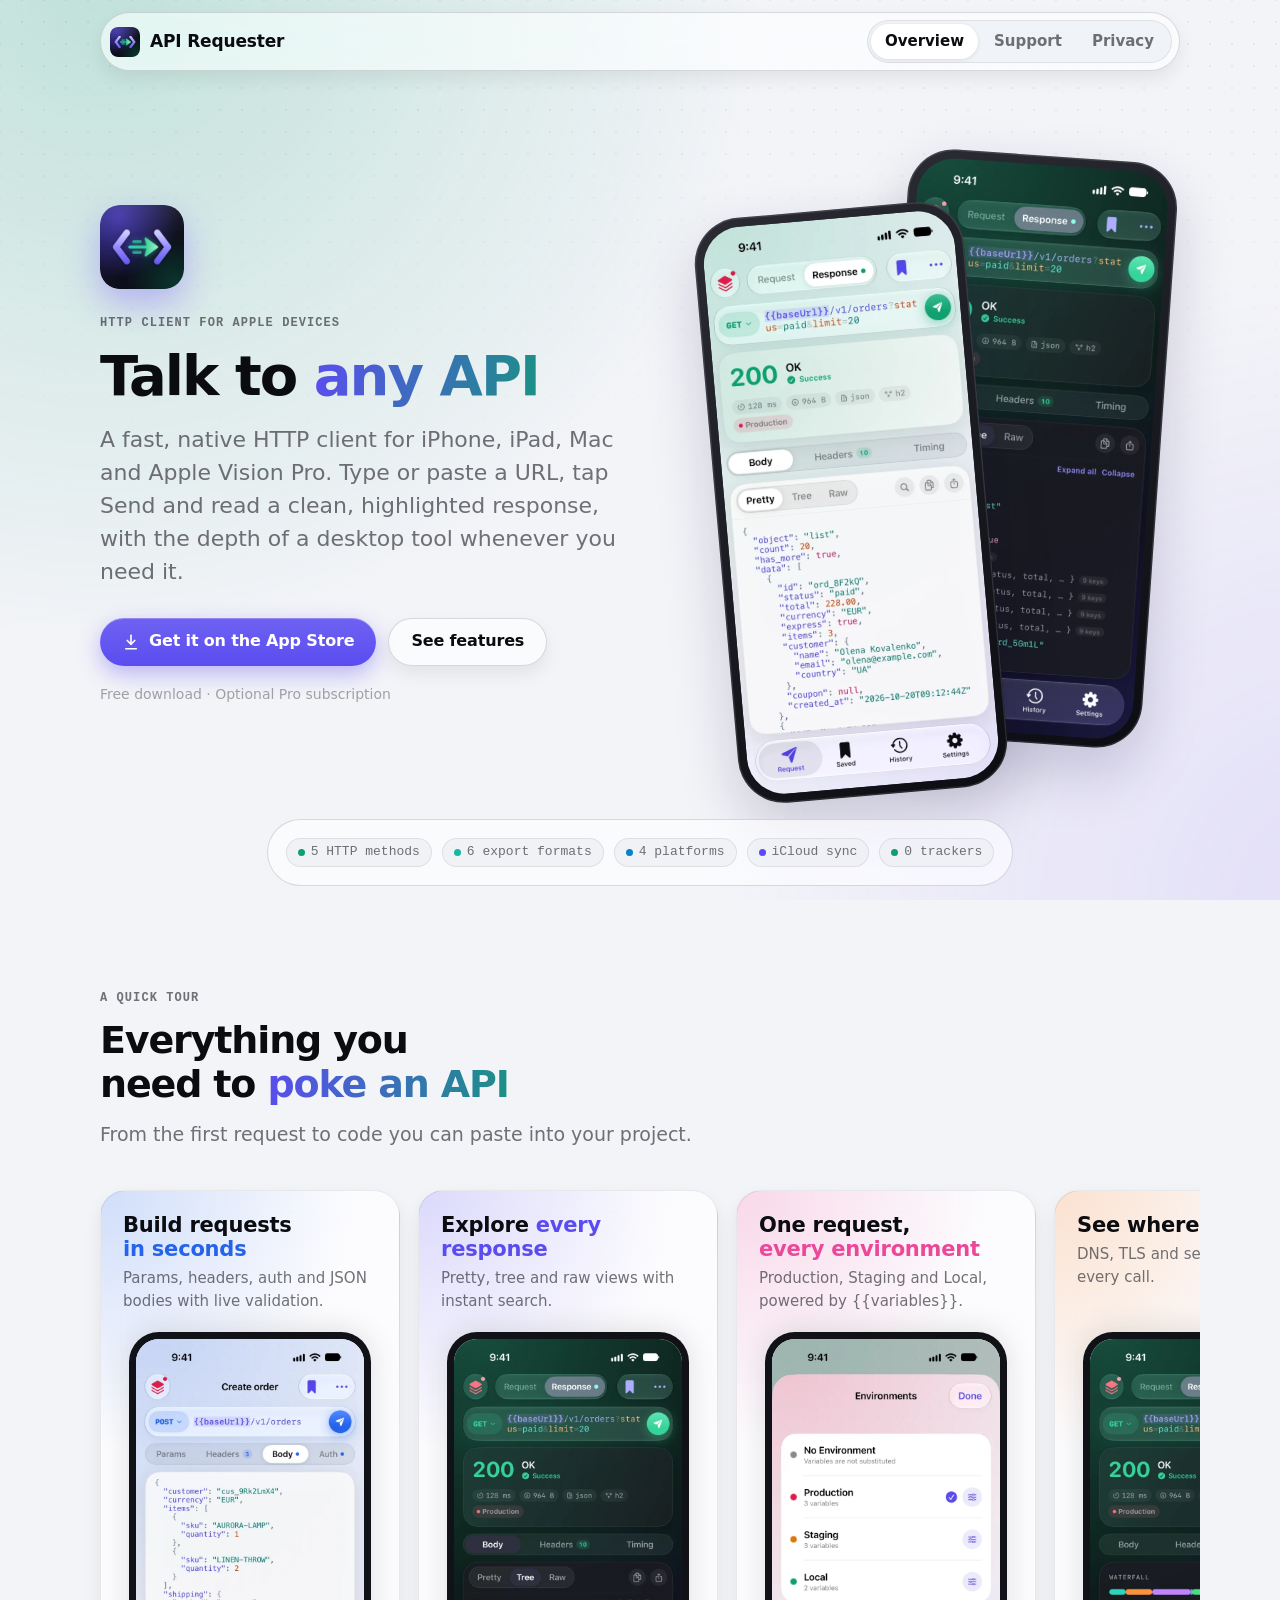
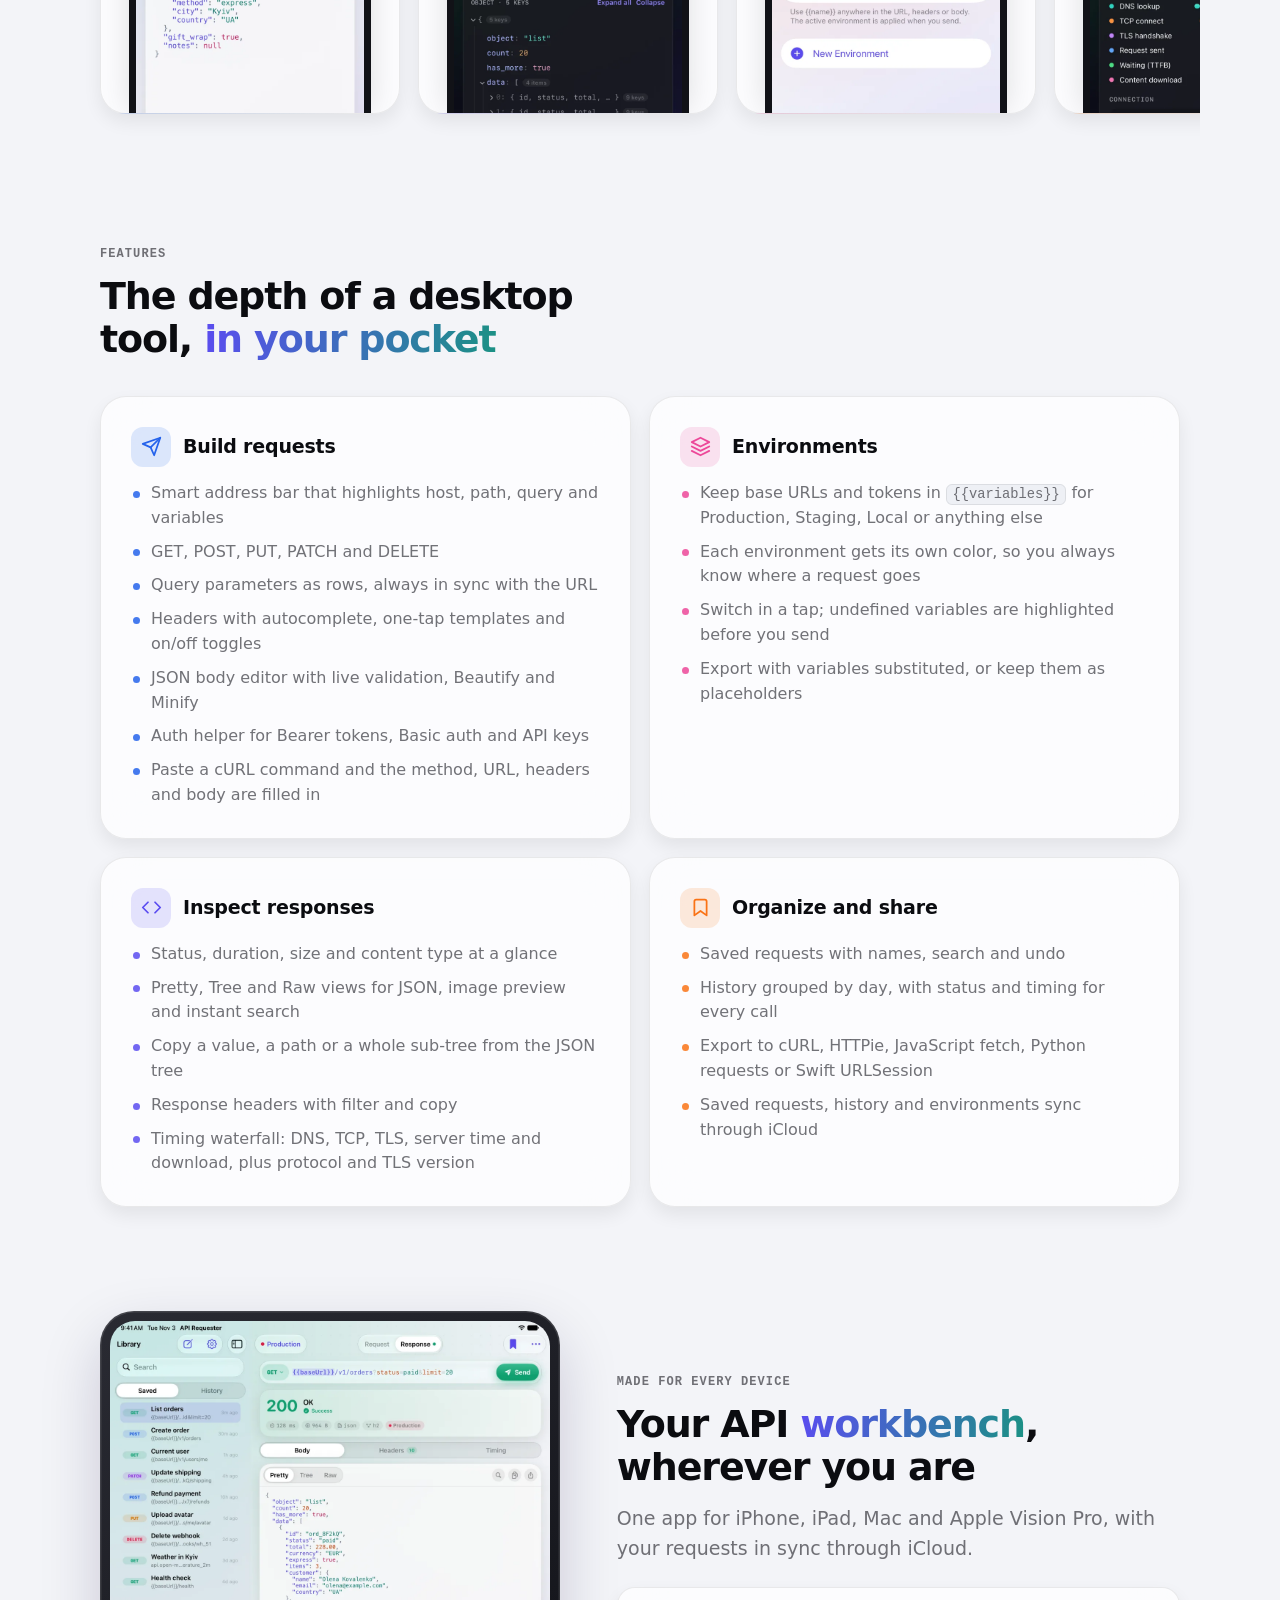
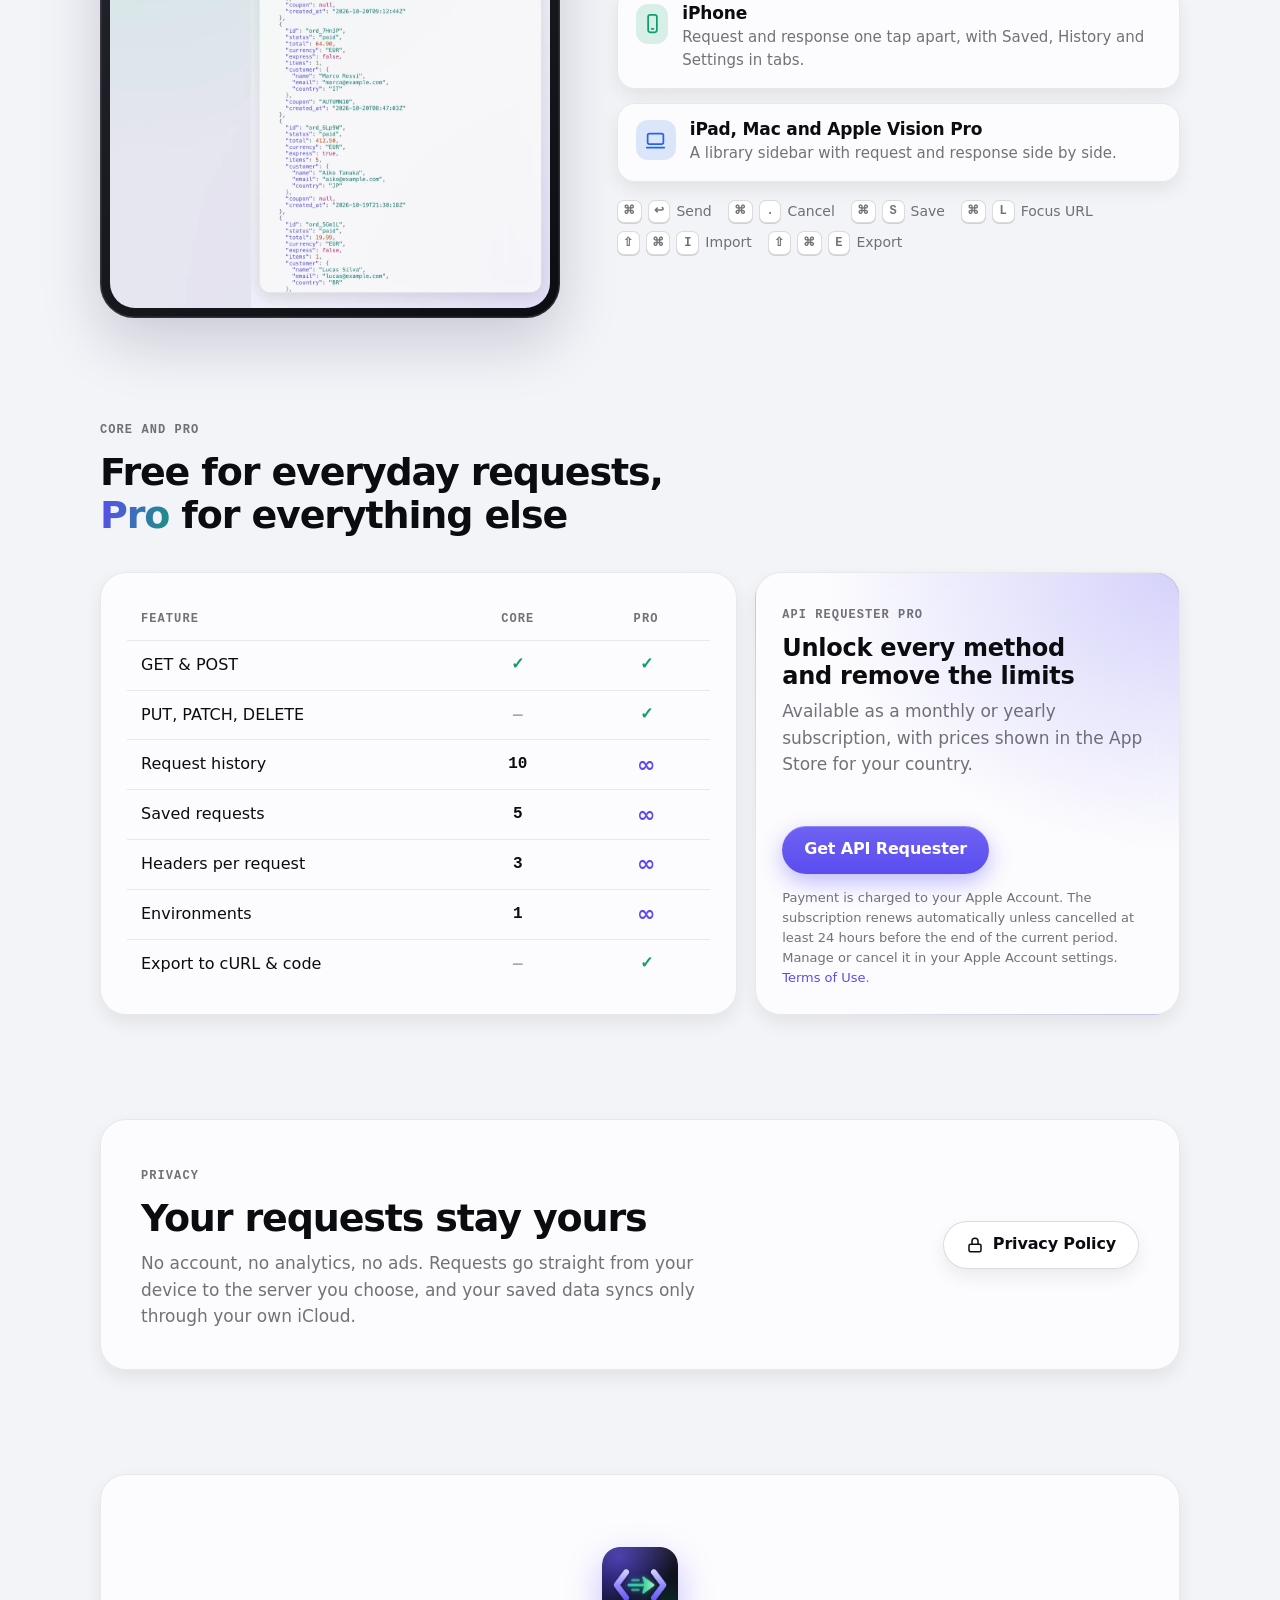
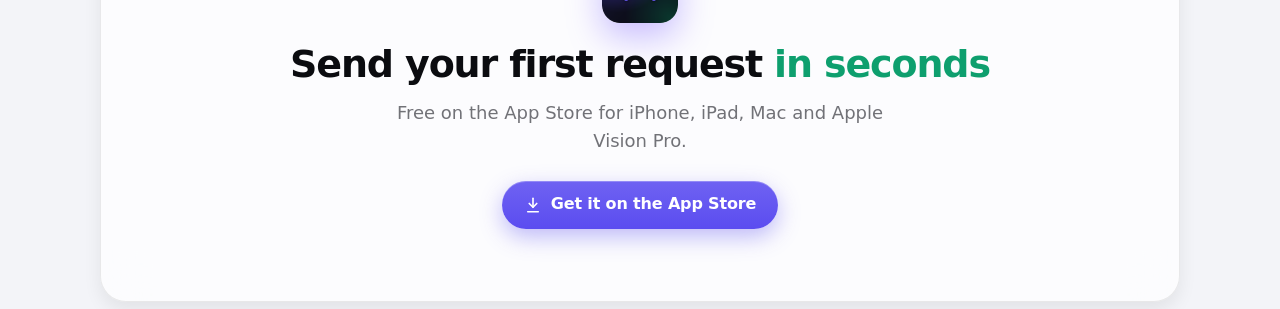
<file: index.html>
<!DOCTYPE html>
<html lang="en">
<head>
  <meta charset="utf-8">
  <meta name="viewport" content="width=device-width, initial-scale=1">
  <title>API Requester</title>
  <meta http-equiv="refresh" content="0; url=marketing.html">
  <link rel="canonical" href="https://vybgss.github.io/api-requester-docs/marketing.html">
  <link rel="icon" href="favicon.ico" sizes="48x48">
  <link rel="icon" href="assets/favicon-32.png" type="image/png" sizes="32x32">
  <link rel="apple-touch-icon" href="assets/apple-touch-icon.png">
  <link rel="stylesheet" href="assets/site.css">
</head>
<body>
  <main class="wrap" style="padding-top: 80px">
    <p><a href="marketing.html">Continue to API Requester</a></p>
  </main>
</body>
</html>
</file>
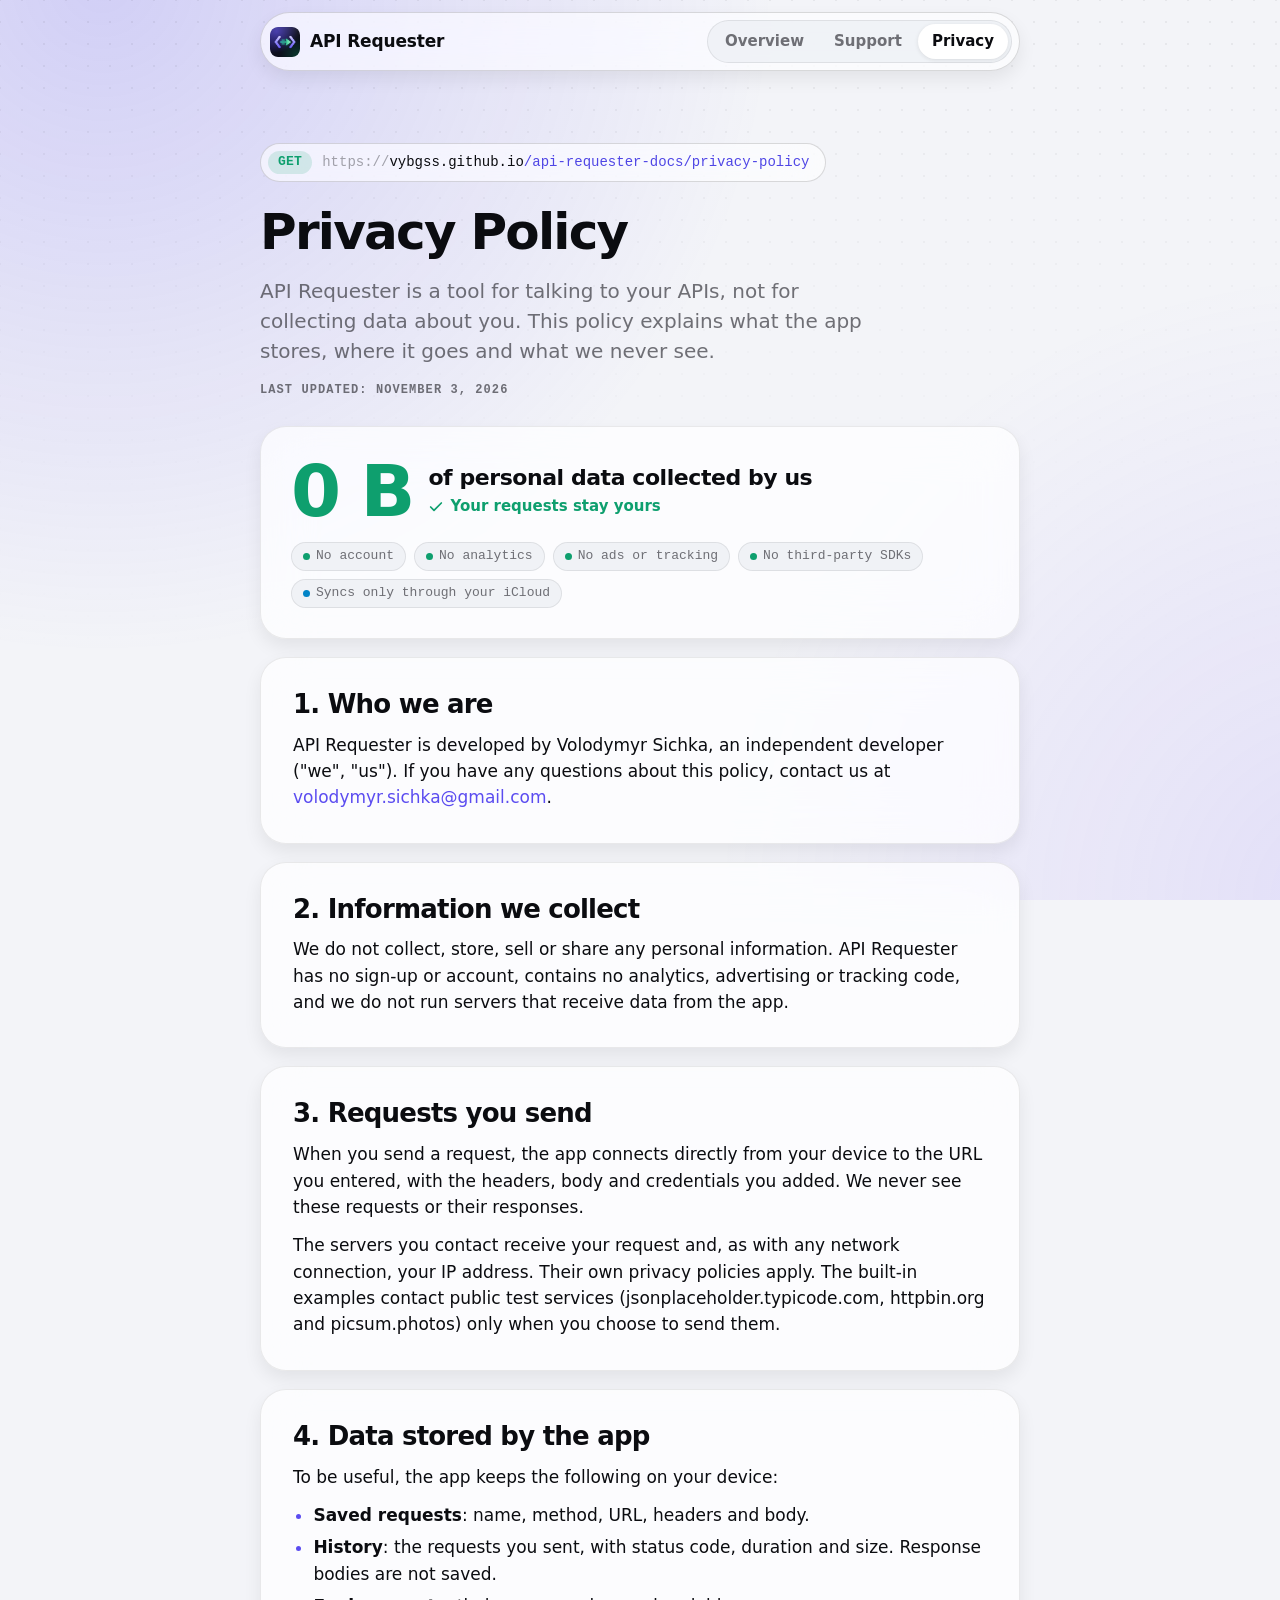
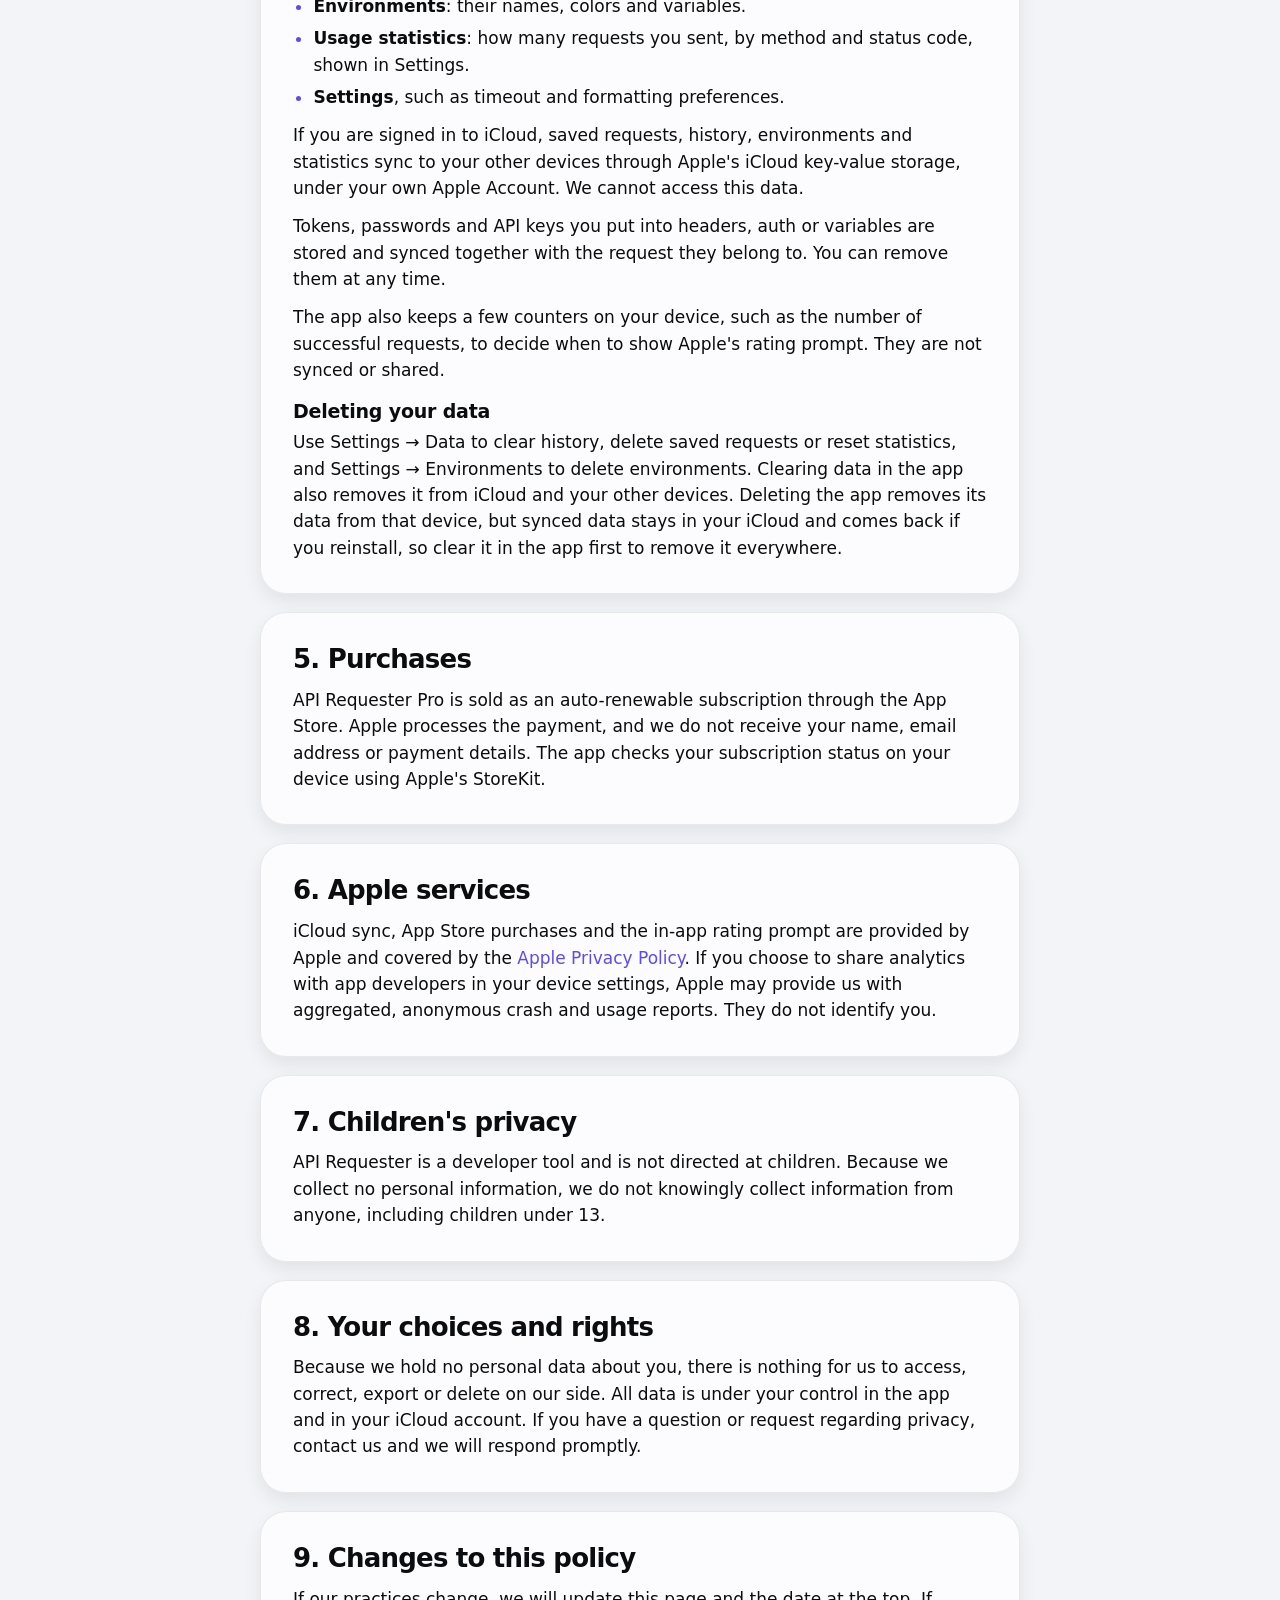
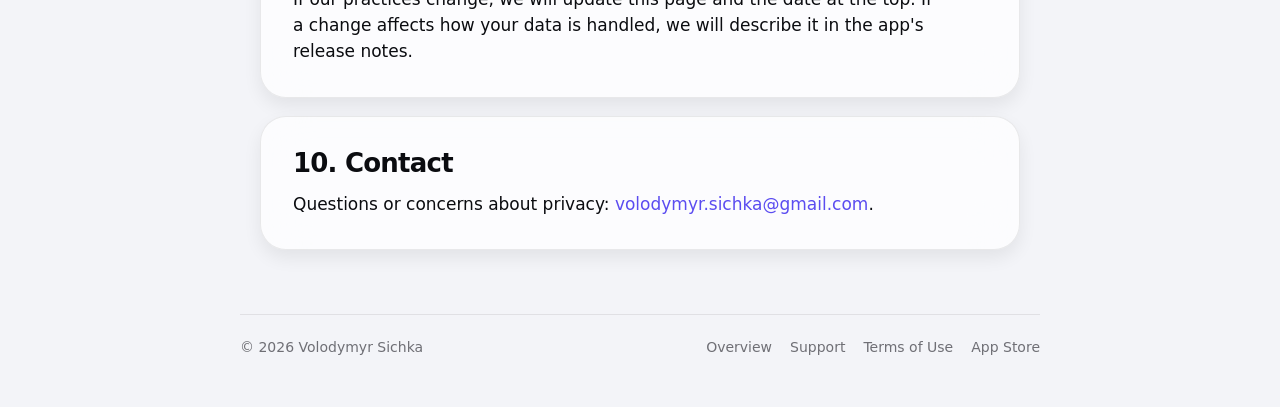
<file: privacy-policy.html>
<!DOCTYPE html>
<html lang="en">
<head>
  <meta charset="utf-8">
  <meta name="viewport" content="width=device-width, initial-scale=1, viewport-fit=cover">
  <title>Privacy Policy — API Requester</title>
  <meta name="description" content="API Requester does not collect personal data. Requests go directly from your device to the servers you choose; saved data stays on your device and in your own iCloud.">
  <meta name="color-scheme" content="light dark">
  <meta name="theme-color" content="#F3F4F8" media="(prefers-color-scheme: light)">
  <meta name="theme-color" content="#08090D" media="(prefers-color-scheme: dark)">
  <meta name="apple-itunes-app" content="app-id=6759247707">
  <link rel="canonical" href="https://vybgss.github.io/api-requester-docs/privacy-policy.html">
  <link rel="icon" href="favicon.ico" sizes="48x48">
  <link rel="icon" href="assets/favicon-32.png" type="image/png" sizes="32x32">
  <link rel="apple-touch-icon" href="assets/apple-touch-icon.png">
  <meta property="og:type" content="website">
  <meta property="og:site_name" content="API Requester">
  <meta property="og:title" content="API Requester Privacy Policy">
  <meta property="og:description" content="No account, no analytics, no tracking. Your requests stay yours.">
  <meta property="og:url" content="https://vybgss.github.io/api-requester-docs/privacy-policy.html">
  <meta property="og:image" content="https://vybgss.github.io/api-requester-docs/assets/icon-512.png">
  <meta name="twitter:card" content="summary">
  <link rel="stylesheet" href="assets/site.css">
</head>
<body class="tint-accent">
  <a class="skip-link" href="#main">Skip to content</a>

  <header class="wrap wrap--doc site-nav">
    <div class="site-nav__bar glass">
      <a class="brand" href="marketing.html"><img src="assets/icon-192.png" alt="" width="30" height="30"><span>API Requester</span></a>
      <nav class="segmented" aria-label="Site">
        <a href="marketing.html">Overview</a>
        <a href="support.html">Support</a>
        <a href="privacy-policy.html" aria-current="page">Privacy</a>
      </nav>
    </div>
  </header>

  <main id="main" class="wrap wrap--doc">
    <div class="page-head">
      <div class="url-bar glass" aria-hidden="true">
        <span class="method">GET</span>
        <span class="url-bar__text"><span class="u-dim">https://</span><span class="u-host">vybgss.github.io</span><span class="u-path">/api-requester-docs/privacy-policy</span></span>
      </div>
      <h1>Privacy Policy</h1>
      <p class="lede">API Requester is a tool for talking to your APIs, not for collecting data about you. This policy explains what the app stores, where it goes and what we never see.</p>
      <p class="meta label">Last updated: November 3, 2026</p>
    </div>

    <div class="doc">
      <section class="surface status-hero" aria-label="Summary">
        <div class="status-hero__line">
          <span class="status-hero__code">0&nbsp;B</span>
          <div>
            <div class="status-hero__title">of personal data collected by us</div>
            <div class="status-hero__note">
              <svg viewBox="0 0 24 24" fill="none" stroke="currentColor" stroke-width="2.6" stroke-linecap="round" stroke-linejoin="round" aria-hidden="true"><path d="M20 6 9 17l-5-5"/></svg>
              Your requests stay yours
            </div>
          </div>
        </div>
        <div class="chips">
          <span class="chip">No account</span>
          <span class="chip">No analytics</span>
          <span class="chip">No ads or tracking</span>
          <span class="chip">No third-party SDKs</span>
          <span class="chip" style="--chip: var(--info)">Syncs only through your iCloud</span>
        </div>
      </section>

      <section class="surface doc-card" aria-labelledby="who">
        <h2 id="who">1. Who we are</h2>
        <p>API Requester is developed by Volodymyr Sichka, an independent developer ("we", "us"). If you have any questions about this policy, contact us at <a href="mailto:volodymyr.sichka@gmail.com">volodymyr.sichka@gmail.com</a>.</p>
      </section>

      <section class="surface doc-card" aria-labelledby="collect">
        <h2 id="collect">2. Information we collect</h2>
        <p>We do not collect, store, sell or share any personal information. API Requester has no sign-up or account, contains no analytics, advertising or tracking code, and we do not run servers that receive data from the app.</p>
      </section>

      <section class="surface doc-card" aria-labelledby="requests">
        <h2 id="requests">3. Requests you send</h2>
        <p>When you send a request, the app connects directly from your device to the URL you entered, with the headers, body and credentials you added. We never see these requests or their responses.</p>
        <p>The servers you contact receive your request and, as with any network connection, your IP address. Their own privacy policies apply. The built-in examples contact public test services (jsonplaceholder.typicode.com, httpbin.org and picsum.photos) only when you choose to send them.</p>
      </section>

      <section class="surface doc-card" aria-labelledby="stored">
        <h2 id="stored">4. Data stored by the app</h2>
        <p>To be useful, the app keeps the following on your device:</p>
        <ul>
          <li><strong>Saved requests</strong>: name, method, URL, headers and body.</li>
          <li><strong>History</strong>: the requests you sent, with status code, duration and size. Response bodies are not saved.</li>
          <li><strong>Environments</strong>: their names, colors and variables.</li>
          <li><strong>Usage statistics</strong>: how many requests you sent, by method and status code, shown in Settings.</li>
          <li><strong>Settings</strong>, such as timeout and formatting preferences.</li>
        </ul>
        <p>If you are signed in to iCloud, saved requests, history, environments and statistics sync to your other devices through Apple's iCloud key-value storage, under your own Apple Account. We cannot access this data.</p>
        <p>Tokens, passwords and API keys you put into headers, auth or variables are stored and synced together with the request they belong to. You can remove them at any time.</p>
        <p>The app also keeps a few counters on your device, such as the number of successful requests, to decide when to show Apple's rating prompt. They are not synced or shared.</p>
        <h3>Deleting your data</h3>
        <p>Use Settings → Data to clear history, delete saved requests or reset statistics, and Settings → Environments to delete environments. Clearing data in the app also removes it from iCloud and your other devices. Deleting the app removes its data from that device, but synced data stays in your iCloud and comes back if you reinstall, so clear it in the app first to remove it everywhere.</p>
      </section>

      <section class="surface doc-card" aria-labelledby="purchases">
        <h2 id="purchases">5. Purchases</h2>
        <p>API Requester Pro is sold as an auto-renewable subscription through the App Store. Apple processes the payment, and we do not receive your name, email address or payment details. The app checks your subscription status on your device using Apple's StoreKit.</p>
      </section>

      <section class="surface doc-card" aria-labelledby="apple">
        <h2 id="apple">6. Apple services</h2>
        <p>iCloud sync, App Store purchases and the in-app rating prompt are provided by Apple and covered by the <a href="https://www.apple.com/legal/privacy/">Apple Privacy Policy</a>. If you choose to share analytics with app developers in your device settings, Apple may provide us with aggregated, anonymous crash and usage reports. They do not identify you.</p>
      </section>

      <section class="surface doc-card" aria-labelledby="children">
        <h2 id="children">7. Children's privacy</h2>
        <p>API Requester is a developer tool and is not directed at children. Because we collect no personal information, we do not knowingly collect information from anyone, including children under 13.</p>
      </section>

      <section class="surface doc-card" aria-labelledby="rights">
        <h2 id="rights">8. Your choices and rights</h2>
        <p>Because we hold no personal data about you, there is nothing for us to access, correct, export or delete on our side. All data is under your control in the app and in your iCloud account. If you have a question or request regarding privacy, contact us and we will respond promptly.</p>
      </section>

      <section class="surface doc-card" aria-labelledby="changes">
        <h2 id="changes">9. Changes to this policy</h2>
        <p>If our practices change, we will update this page and the date at the top. If a change affects how your data is handled, we will describe it in the app's release notes.</p>
      </section>

      <section class="surface doc-card" aria-labelledby="contact">
        <h2 id="contact">10. Contact</h2>
        <p>Questions or concerns about privacy: <a href="mailto:volodymyr.sichka@gmail.com?subject=API%20Requester%20privacy">volodymyr.sichka@gmail.com</a>.</p>
      </section>
    </div>
  </main>

  <footer class="wrap wrap--doc site-footer">
    <div class="site-footer__row">
      <span>© 2026 Volodymyr Sichka</span>
      <nav aria-label="Footer">
        <a href="marketing.html">Overview</a>
        <a href="support.html">Support</a>
        <a href="https://www.apple.com/legal/internet-services/itunes/dev/stdeula/">Terms of Use</a>
        <a href="https://apps.apple.com/app/id6759247707">App Store</a>
      </nav>
    </div>
  </footer>
</body>
</html>
</file>
<file: assets/site.css>
/*
 * API Requester — shared styles for the marketing, support and privacy pages.
 * Tokens mirror the app's Theme.swift: ambient glow over a dot grid, frosted
 * surfaces, monospaced labels and HTTP-method colors, in light and dark.
 */

:root {
  color-scheme: light dark;

  --accent: #5b4cf0;
  --glow: #7c5cff;
  --canvas: #f3f4f8;
  --surface: #ffffff;
  --surface-sunken: #eef0f5;
  --pill-selected: #ffffff;

  --text: #0b0c10;
  --text-secondary: rgba(60, 60, 67, 0.72);
  --text-tertiary: rgba(60, 60, 67, 0.45);
  --stroke: rgba(0, 0, 0, 0.08);
  --stroke-strong: rgba(0, 0, 0, 0.14);
  --dot: rgba(0, 0, 0, 0.07);

  --success: #0e9f6e;
  --info: #0284c7;
  --warning: #d97706;
  --danger: #e11d48;
  --neutral: #64748b;

  --get: #0e9f6e;
  --post: #2563eb;
  --put: #d97706;
  --delete: #e11d48;
  --patch: #9333ea;

  --hl-path: #4f46e5;
  --hl-query: #c2410c;
  --hl-value: #0f766e;
  --hl-variable: #5b4cf0;

  /* Per-page glow tint, like the app's method-tinted background. */
  --tint: var(--accent);
  --tint-strength: 22%;
  --glow-strength: 14%;
  --dots-opacity: 0.8;

  --r-lg: 26px;
  --r: 18px;
  --r-sm: 12px;
  --shadow: 0 8px 18px rgba(0, 0, 0, 0.07);
  --shadow-lift: 0 24px 60px rgba(17, 12, 60, 0.18);

  --font: -apple-system, BlinkMacSystemFont, "SF Pro Text", system-ui, "Segoe UI", Roboto, "Helvetica Neue", Arial, sans-serif;
  --font-display: -apple-system, BlinkMacSystemFont, "SF Pro Display", system-ui, "Segoe UI", Roboto, "Helvetica Neue", Arial, sans-serif;
  --mono: ui-monospace, "SF Mono", SFMono-Regular, Menlo, Consolas, "Liberation Mono", monospace;

  --gutter: 20px;
}

@media (prefers-color-scheme: dark) {
  :root {
    --accent: #8f86ff;
    --glow: #5b4cf0;
    --canvas: #08090d;
    --surface: #14151c;
    --surface-sunken: #0e0f14;
    --pill-selected: #2e3040;

    --text: #f5f5f7;
    --text-secondary: rgba(235, 235, 245, 0.68);
    --text-tertiary: rgba(235, 235, 245, 0.4);
    --stroke: rgba(255, 255, 255, 0.08);
    --stroke-strong: rgba(255, 255, 255, 0.14);
    --dot: rgba(255, 255, 255, 0.07);

    --success: #34d399;
    --info: #38bdf8;
    --warning: #fbbf24;
    --danger: #fb7185;
    --neutral: #94a3b8;

    --get: #34d399;
    --post: #60a5fa;
    --put: #fbbf24;
    --delete: #fb7185;
    --patch: #c084fc;

    --hl-path: #a5b4fc;
    --hl-query: #fdba74;
    --hl-value: #5eead4;
    --hl-variable: #a5a0ff;

    --tint-strength: 34%;
    --glow-strength: 22%;
    --dots-opacity: 0.55;

    --shadow: 0 8px 24px rgba(0, 0, 0, 0.45);
    --shadow-lift: 0 30px 70px rgba(0, 0, 0, 0.55);
  }
}

.tint-get { --tint: var(--get); }
.tint-post { --tint: var(--post); }
.tint-accent { --tint: var(--accent); }

/* ---------- Base ---------- */

*,
*::before,
*::after {
  box-sizing: border-box;
}

html {
  -webkit-text-size-adjust: 100%;
  text-size-adjust: 100%;
  scroll-behavior: smooth;
}

body {
  margin: 0;
  min-height: 100vh;
  background: var(--canvas);
  color: var(--text);
  font: 17px/1.55 var(--font);
  -webkit-font-smoothing: antialiased;
  -moz-osx-font-smoothing: grayscale;
  overflow-x: hidden;
}

/* Ambient glow: method tint from the top-left, brand glow from the bottom-right. */
body::before {
  content: "";
  position: fixed;
  inset: 0;
  z-index: -2;
  pointer-events: none;
  background:
    radial-gradient(75vmax circle at 8% -2%, color-mix(in srgb, var(--tint) var(--tint-strength), transparent), transparent 70%),
    radial-gradient(70vmax circle at 105% 100%, color-mix(in srgb, var(--glow) var(--glow-strength), transparent), transparent 70%);
}

/* Faint dot grid that fades out towards the bottom. */
body::after {
  content: "";
  position: fixed;
  inset: 0;
  z-index: -1;
  pointer-events: none;
  opacity: var(--dots-opacity);
  background-image: radial-gradient(circle, var(--dot) 0.9px, transparent 1.2px);
  background-size: 22px 22px;
  background-position: 11px 11px;
  -webkit-mask-image: linear-gradient(to bottom, #000, rgba(0, 0, 0, 0.15) 50%, transparent);
  mask-image: linear-gradient(to bottom, #000, rgba(0, 0, 0, 0.15) 50%, transparent);
}

img {
  max-width: 100%;
  height: auto;
  display: block;
}

a {
  color: var(--accent);
  text-decoration: none;
  text-underline-offset: 3px;
}

a:hover {
  text-decoration: underline;
}

:focus-visible {
  outline: 3px solid color-mix(in srgb, var(--accent) 55%, transparent);
  outline-offset: 2px;
  border-radius: 8px;
}

h1,
h2,
h3 {
  font-family: var(--font-display);
  line-height: 1.15;
  letter-spacing: -0.02em;
  margin: 0;
  text-wrap: balance;
}

h1 {
  font-size: clamp(34px, 6vw, 56px);
  font-weight: 800;
  letter-spacing: -0.035em;
}

h2 {
  font-size: clamp(26px, 4vw, 38px);
  font-weight: 750;
  letter-spacing: -0.03em;
}

h3 {
  font-size: 19px;
  font-weight: 650;
  letter-spacing: -0.01em;
}

p {
  margin: 0;
  text-wrap: pretty;
}

code,
kbd {
  font-family: var(--mono);
  font-size: 0.86em;
}

code {
  padding: 0.12em 0.4em;
  border-radius: 6px;
  background: var(--surface-sunken);
  border: 1px solid var(--stroke);
  white-space: nowrap;
}

kbd {
  display: inline-block;
  min-width: 1.9em;
  padding: 0.12em 0.45em;
  border-radius: 7px;
  background: var(--surface);
  border: 1px solid var(--stroke-strong);
  box-shadow: 0 1px 0 var(--stroke-strong);
  text-align: center;
  font-weight: 600;
}

.wrap {
  width: 100%;
  max-width: 1120px;
  margin: 0 auto;
  padding: 0 var(--gutter);
}

.wrap--doc {
  max-width: 800px;
}

.skip-link {
  position: absolute;
  left: -9999px;
  top: 12px;
  z-index: 100;
  padding: 8px 14px;
  border-radius: 999px;
  background: var(--accent);
  color: #fff;
}

.skip-link:focus {
  left: 12px;
}

/* ---------- Surfaces ---------- */

.surface {
  position: relative;
  background: color-mix(in srgb, var(--surface) 72%, transparent);
  -webkit-backdrop-filter: blur(24px) saturate(160%);
  backdrop-filter: blur(24px) saturate(160%);
  border: 1px solid var(--stroke);
  border-radius: var(--r-lg);
  box-shadow: var(--shadow);
}

.glass {
  background: color-mix(in srgb, var(--surface) 62%, transparent);
  -webkit-backdrop-filter: blur(20px) saturate(180%);
  backdrop-filter: blur(20px) saturate(180%);
  border: 1px solid var(--stroke-strong);
}

/* Small uppercase monospaced label, like the app's SectionLabel. */
.label {
  font: 600 12px/1.4 var(--mono);
  letter-spacing: 0.09em;
  text-transform: uppercase;
  color: var(--text-secondary);
}

.muted {
  color: var(--text-secondary);
}

/* ---------- Navigation ---------- */

.site-nav {
  position: sticky;
  top: 12px;
  z-index: 50;
  margin-top: 12px;
}

.site-nav__bar {
  display: flex;
  align-items: center;
  justify-content: space-between;
  gap: 12px;
  padding: 7px 7px 7px 9px;
  border-radius: 999px;
  box-shadow: var(--shadow);
}

.brand {
  display: inline-flex;
  align-items: center;
  gap: 10px;
  color: var(--text);
  font-weight: 650;
  letter-spacing: -0.01em;
  white-space: nowrap;
}

.brand:hover {
  text-decoration: none;
}

.brand img {
  width: 30px;
  height: 30px;
  border-radius: 8px;
}

/* Segmented control, like the app's Request / Response switcher. */
.segmented {
  display: inline-flex;
  gap: 2px;
  padding: 3px;
  border-radius: 999px;
  background: color-mix(in srgb, var(--surface-sunken) 80%, transparent);
  border: 1px solid var(--stroke);
}

.segmented a {
  padding: 6px 14px;
  border-radius: 999px;
  color: var(--text-secondary);
  font-size: 15px;
  font-weight: 550;
  white-space: nowrap;
}

.segmented a:hover {
  color: var(--text);
  text-decoration: none;
}

.segmented a[aria-current="page"] {
  background: var(--pill-selected);
  color: var(--text);
  box-shadow: 0 1px 4px rgba(0, 0, 0, 0.1);
}

/* ---------- Method pills, URL bar, chips ---------- */

.method {
  --m: var(--get);
  display: inline-flex;
  align-items: center;
  padding: 3px 10px;
  border-radius: 999px;
  font: 700 13px/1.3 var(--mono);
  letter-spacing: 0.02em;
  color: var(--m);
  background: color-mix(in srgb, var(--m) 15%, transparent);
}

.method--post { --m: var(--post); }
.method--put { --m: var(--put); }
.method--patch { --m: var(--patch); }
.method--delete { --m: var(--delete); }

.url-bar {
  display: inline-flex;
  align-items: center;
  gap: 10px;
  max-width: 100%;
  padding: 7px 16px 7px 7px;
  border-radius: 999px;
  font: 500 14px/1.4 var(--mono);
  overflow: hidden;
}

.url-bar__text {
  overflow: hidden;
  text-overflow: ellipsis;
  white-space: nowrap;
  min-width: 0;
}

.u-dim { color: var(--text-tertiary); }
.u-host { color: var(--text); }
.u-path { color: var(--hl-path); }
.u-query { color: var(--hl-query); }
.u-value { color: var(--hl-value); }
.u-var { color: var(--hl-variable); background: color-mix(in srgb, var(--hl-variable) 14%, transparent); border-radius: 5px; padding: 0 2px; }

.chips {
  display: flex;
  flex-wrap: wrap;
  gap: 8px;
}

.chip {
  display: inline-flex;
  align-items: center;
  gap: 6px;
  padding: 5px 11px;
  border-radius: 999px;
  background: color-mix(in srgb, var(--surface-sunken) 85%, transparent);
  border: 1px solid var(--stroke);
  color: var(--text-secondary);
  font: 500 13px/1.3 var(--mono);
  white-space: nowrap;
}

.chip::before {
  content: "";
  width: 7px;
  height: 7px;
  border-radius: 50%;
  background: var(--chip, var(--success));
}

.chip--plain::before {
  display: none;
}

/* ---------- Buttons ---------- */

.btn {
  display: inline-flex;
  align-items: center;
  justify-content: center;
  gap: 9px;
  min-height: 48px;
  padding: 0 22px;
  border-radius: 999px;
  font-size: 16px;
  font-weight: 650;
  letter-spacing: -0.01em;
  white-space: nowrap;
  transition: transform 0.15s ease, box-shadow 0.2s ease, background 0.2s ease;
}

.btn:hover {
  text-decoration: none;
  transform: translateY(-1px);
}

.btn:active {
  transform: scale(0.98);
}

.btn--primary {
  color: #fff;
  background: linear-gradient(180deg, color-mix(in srgb, var(--accent) 88%, #fff), var(--accent));
  box-shadow: 0 8px 22px color-mix(in srgb, var(--accent) 38%, transparent), inset 0 1px 0 rgba(255, 255, 255, 0.25);
}

@media (prefers-color-scheme: dark) {
  .btn--primary {
    color: #0b0a1f;
  }
}

.btn--glass {
  color: var(--text);
  box-shadow: var(--shadow);
}

.btn svg {
  width: 18px;
  height: 18px;
  flex: none;
}

/* ---------- Document pages (support, privacy) ---------- */

.page-head {
  padding: clamp(40px, 8vw, 72px) 0 28px;
}

.page-head .url-bar {
  margin-bottom: 22px;
}

.page-head h1 {
  font-size: clamp(34px, 6vw, 50px);
}

.lede {
  margin-top: 14px;
  font-size: clamp(18px, 2.2vw, 20px);
  line-height: 1.5;
  color: var(--text-secondary);
  max-width: 640px;
}

.meta {
  margin-top: 16px;
}

.doc {
  display: grid;
  gap: 18px;
  padding-bottom: 24px;
}

.doc-card {
  padding: clamp(22px, 4vw, 32px);
}

.doc-card h2 {
  font-size: clamp(22px, 3vw, 26px);
  margin-bottom: 12px;
}

.doc-card h3 {
  margin: 18px 0 6px;
}

.doc-card p + p,
.doc-card p + ul,
.doc-card ul + p {
  margin-top: 12px;
}

.doc-card ul {
  margin: 10px 0 0;
  padding-left: 1.2em;
}

.doc-card li + li {
  margin-top: 6px;
}

.doc-card li::marker {
  color: var(--accent);
}

/* Response-style summary: big status line plus chips. */
.status-hero {
  display: grid;
  gap: 16px;
  padding: clamp(22px, 4vw, 30px);
}

.status-hero__line {
  display: flex;
  align-items: center;
  gap: 16px;
  flex-wrap: wrap;
}

.status-hero__code {
  font: 800 clamp(52px, 9vw, 72px)/0.95 var(--font-display);
  letter-spacing: -0.04em;
  color: var(--success);
}

.status-hero__title {
  font-size: 22px;
  font-weight: 700;
  letter-spacing: -0.02em;
}

.status-hero__note {
  display: inline-flex;
  align-items: center;
  gap: 6px;
  color: var(--success);
  font-weight: 600;
  font-size: 15px;
}

.status-hero__note svg {
  width: 16px;
  height: 16px;
}

/* FAQ groups built on <details>, styled as grouped settings rows. */
.faq-group + .faq-group {
  margin-top: 26px;
}

.faq-group > .label {
  display: block;
  margin: 0 6px 10px;
}

.faq {
  overflow: hidden;
  padding: 0;
}

.faq details + details {
  border-top: 1px solid var(--stroke);
}

.faq summary {
  display: flex;
  align-items: center;
  justify-content: space-between;
  gap: 16px;
  padding: 17px 22px;
  cursor: pointer;
  list-style: none;
  font-weight: 600;
  letter-spacing: -0.01em;
}

.faq summary::-webkit-details-marker {
  display: none;
}

.faq summary::after {
  content: "";
  flex: none;
  width: 9px;
  height: 9px;
  border-right: 2px solid var(--text-tertiary);
  border-bottom: 2px solid var(--text-tertiary);
  transform: rotate(45deg) translate(-2px, -2px);
  transition: transform 0.2s ease;
}

.faq details[open] summary::after {
  transform: rotate(225deg) translate(-2px, -2px);
}

.faq summary:hover {
  background: color-mix(in srgb, var(--accent) 5%, transparent);
}

.faq .answer {
  padding: 0 22px 20px;
  color: var(--text-secondary);
}

.faq .answer p + p,
.faq .answer p + ul,
.faq .answer ul + p {
  margin-top: 10px;
}

.faq .answer ul {
  margin: 8px 0 0;
  padding-left: 1.2em;
}

.faq .answer li + li {
  margin-top: 4px;
}

.faq .answer strong {
  color: var(--text);
  font-weight: 600;
}

.contact {
  display: flex;
  align-items: center;
  justify-content: space-between;
  gap: 20px;
  flex-wrap: wrap;
  padding: clamp(22px, 4vw, 30px);
}

.contact h2 {
  font-size: 24px;
  margin-bottom: 6px;
}

/* Two-column table (Core vs Pro, shortcuts). */
.table {
  width: 100%;
  border-collapse: collapse;
  font-size: 16px;
}

.table th,
.table td {
  padding: 12px 14px;
  text-align: left;
  border-bottom: 1px solid var(--stroke);
}

.table tr:last-child td {
  border-bottom: none;
}

.table th {
  font: 600 12px/1.4 var(--mono);
  letter-spacing: 0.09em;
  text-transform: uppercase;
  color: var(--text-secondary);
}

.table .num {
  text-align: center;
  font-family: var(--mono);
  font-weight: 600;
  width: 22%;
}

.table .yes {
  color: var(--success);
}

.table .no {
  color: var(--text-tertiary);
}

/* The mono ∞ is tiny; the text face draws it at a readable size. */
.table .pro {
  color: var(--accent);
  font-family: var(--font);
  font-size: 22px;
  line-height: 1;
}

/* ---------- Footer ---------- */

.site-footer {
  padding: 40px 0 48px;
  color: var(--text-secondary);
  font-size: 14px;
}

.site-footer__row {
  display: flex;
  align-items: center;
  justify-content: space-between;
  gap: 16px;
  flex-wrap: wrap;
  padding-top: 22px;
  border-top: 1px solid var(--stroke);
}

.site-footer nav {
  display: flex;
  gap: 18px;
  flex-wrap: wrap;
}

.site-footer a {
  color: var(--text-secondary);
}

.site-footer a:hover {
  color: var(--text);
}

/* ---------- Marketing page ---------- */

.hero {
  display: grid;
  grid-template-columns: minmax(0, 1.05fr) minmax(0, 0.95fr);
  align-items: center;
  gap: 40px;
  padding: clamp(40px, 7vw, 84px) 0 clamp(36px, 6vw, 64px);
}

.hero__icon {
  width: 84px;
  height: 84px;
  border-radius: 20px;
  box-shadow: 0 14px 34px color-mix(in srgb, var(--glow) 40%, transparent);
  margin-bottom: 26px;
}

.hero h1 em,
.section-head h2 em {
  font-style: normal;
  background: linear-gradient(100deg, var(--accent), var(--get) 120%);
  -webkit-background-clip: text;
  background-clip: text;
  color: transparent;
}

.hero .lede {
  font-size: clamp(19px, 2.4vw, 22px);
}

.hero__actions {
  display: flex;
  flex-wrap: wrap;
  gap: 12px;
  margin-top: 30px;
}

.hero__meta {
  margin-top: 18px;
  font-size: 14px;
  color: var(--text-tertiary);
}

/* Two overlapping phones. */
.phones {
  position: relative;
  height: clamp(460px, 52vw, 600px);
}

.phone {
  position: absolute;
  width: clamp(220px, 23vw, 270px);
  aspect-ratio: 1206 / 2622;
  padding: 9px;
  border-radius: 46px;
  background: linear-gradient(145deg, #2a2b33, #0c0d12);
  box-shadow: var(--shadow-lift), inset 0 0 0 1.5px rgba(255, 255, 255, 0.12);
}

.phone img {
  width: 100%;
  height: 100%;
  border-radius: 38px;
  object-fit: cover;
}

.phones .phone:first-child {
  right: 4%;
  top: 0;
  transform: rotate(4deg);
}

.phones .phone:last-child {
  left: 6%;
  top: 9%;
  transform: rotate(-5deg);
}

.stats {
  display: flex;
  flex-wrap: wrap;
  justify-content: center;
  gap: 10px;
  padding: 18px;
  border-radius: 999px;
  margin: 0 auto;
  width: fit-content;
  max-width: 100%;
}

.section {
  padding: clamp(56px, 9vw, 104px) 0 0;
}

.section-head {
  max-width: 680px;
  margin-bottom: 34px;
}

.section-head .label {
  display: block;
  margin-bottom: 12px;
}

.section-head p {
  margin-top: 14px;
  font-size: 19px;
  color: var(--text-secondary);
}

/* Horizontal screenshot gallery with scroll snapping. */
.gallery {
  display: grid;
  grid-auto-flow: column;
  grid-auto-columns: clamp(250px, 27vw, 300px);
  gap: 18px;
  overflow-x: auto;
  scroll-snap-type: x mandatory;
  scroll-padding: 0 var(--gutter);
  padding: 6px var(--gutter) 28px;
  margin: 0 calc(-1 * var(--gutter));
  scrollbar-width: thin;
}

.shot {
  --c: var(--accent);
  scroll-snap-align: start;
  display: grid;
  grid-template-rows: auto 1fr;
  gap: 18px;
  padding: 22px 22px 0;
  overflow: hidden;
  background:
    radial-gradient(120% 70% at 0% 0%, color-mix(in srgb, var(--c) 20%, transparent), transparent 70%),
    color-mix(in srgb, var(--surface) 72%, transparent);
}

.shot h3 {
  font-size: 21px;
}

.shot h3 em {
  font-style: normal;
  color: var(--c);
}

.shot p {
  margin-top: 6px;
  font-size: 15px;
  color: var(--text-secondary);
}

.shot__screen {
  align-self: end;
  margin: 0 6px;
  border-radius: 30px 30px 0 0;
  border: 7px solid #111217;
  border-bottom: none;
  overflow: hidden;
  aspect-ratio: 1206 / 1900;
  box-shadow: 0 -2px 30px rgba(0, 0, 0, 0.12);
}

.shot__screen img {
  width: 100%;
  object-fit: cover;
  object-position: top;
}

.c-blue { --c: var(--post); }
.c-lavender { --c: var(--accent); }
.c-pink { --c: #ec4899; }
.c-teal { --c: #14b8a6; }
.c-green { --c: var(--get); }
.c-orange { --c: #f97316; }

/* Feature cards. */
.features {
  display: grid;
  grid-template-columns: repeat(2, minmax(0, 1fr));
  gap: 18px;
}

.feature {
  padding: clamp(22px, 3vw, 30px);
}

.feature__head {
  display: flex;
  align-items: center;
  gap: 12px;
  margin-bottom: 14px;
}

.feature__icon {
  --c: var(--accent);
  display: grid;
  place-items: center;
  width: 40px;
  height: 40px;
  border-radius: 12px;
  color: var(--c);
  background: color-mix(in srgb, var(--c) 15%, transparent);
}

.feature__icon svg {
  width: 21px;
  height: 21px;
}

.feature ul {
  list-style: none;
  margin: 0;
  padding: 0;
  display: grid;
  gap: 9px;
  color: var(--text-secondary);
  font-size: 16px;
}

.feature li {
  position: relative;
  padding-left: 20px;
}

.feature li::before {
  content: "";
  position: absolute;
  left: 2px;
  top: 0.62em;
  width: 7px;
  height: 7px;
  border-radius: 50%;
  background: var(--c, var(--accent));
  opacity: 0.85;
}

/* Every device. */
.devices {
  display: grid;
  grid-template-columns: minmax(0, 0.9fr) minmax(0, 1.1fr);
  align-items: center;
  gap: clamp(28px, 5vw, 56px);
}

.tablet {
  padding: 10px;
  border-radius: 34px;
  background: linear-gradient(145deg, #2a2b33, #0c0d12);
  box-shadow: var(--shadow-lift), inset 0 0 0 1.5px rgba(255, 255, 255, 0.12);
  max-width: 460px;
  margin: 0 auto;
}

.tablet img {
  border-radius: 25px;
  width: 100%;
}

.device-list {
  display: grid;
  gap: 14px;
  margin-top: 24px;
}

.device-row {
  display: flex;
  gap: 14px;
  align-items: flex-start;
  padding: 16px 18px;
  border-radius: var(--r);
}

.device-row h3 {
  font-size: 17px;
}

.device-row p {
  margin-top: 2px;
  color: var(--text-secondary);
  font-size: 15px;
}

.shortcuts {
  display: flex;
  flex-wrap: wrap;
  gap: 8px 16px;
  margin-top: 18px;
  color: var(--text-secondary);
  font-size: 14px;
}

.shortcuts span {
  display: inline-flex;
  align-items: center;
  gap: 6px;
}

/* Plans. */
.plans {
  display: grid;
  grid-template-columns: minmax(0, 1.2fr) minmax(0, 0.8fr);
  gap: 18px;
  align-items: stretch;
}

.plans .surface {
  padding: clamp(18px, 3vw, 26px);
}

.pro-card {
  display: flex;
  flex-direction: column;
  justify-content: space-between;
  gap: 18px;
  background:
    radial-gradient(120% 90% at 100% 0%, color-mix(in srgb, var(--accent) 24%, transparent), transparent 70%),
    color-mix(in srgb, var(--surface) 72%, transparent);
}

.pro-card h3 {
  font-size: 24px;
}

.pro-card p {
  margin-top: 8px;
  color: var(--text-secondary);
}

.fine-print {
  font-size: 13px;
  color: var(--text-tertiary);
}

/* Privacy band and final call to action. */
.band {
  display: grid;
  grid-template-columns: minmax(0, 1fr) auto;
  align-items: center;
  gap: 24px;
  padding: clamp(24px, 4vw, 40px);
}

.band p {
  margin-top: 10px;
  color: var(--text-secondary);
  max-width: 560px;
}

.cta {
  text-align: center;
  padding: clamp(40px, 7vw, 72px) 24px;
}

.cta img {
  width: 76px;
  height: 76px;
  border-radius: 18px;
  margin: 0 auto 20px;
  box-shadow: 0 14px 34px color-mix(in srgb, var(--glow) 40%, transparent);
}

.cta p {
  margin: 12px auto 26px;
  max-width: 520px;
  color: var(--text-secondary);
  font-size: 18px;
}

/* ---------- Responsive ---------- */

@media (max-width: 900px) {
  .hero,
  .devices,
  .plans,
  .band {
    grid-template-columns: minmax(0, 1fr);
  }

  .hero {
    text-align: center;
  }

  .hero__icon {
    margin-left: auto;
    margin-right: auto;
  }

  .hero .lede {
    margin-left: auto;
    margin-right: auto;
  }

  .hero__actions {
    justify-content: center;
  }

  .phones {
    max-width: 520px;
    width: 100%;
    margin: 0 auto;
  }

  .features {
    grid-template-columns: minmax(0, 1fr);
  }
}

@media (max-width: 640px) {
  :root {
    --gutter: 16px;
  }

  body {
    font-size: 16px;
  }

  .site-nav__bar {
    padding-left: 7px;
  }

  .brand span {
    display: none;
  }

  .segmented a {
    padding: 6px 11px;
    font-size: 14px;
  }

  .phones {
    height: 440px;
  }

  .phone {
    width: 196px;
    border-radius: 38px;
    padding: 7px;
  }

  .phone img {
    border-radius: 31px;
  }

  .phones .phone:first-child {
    right: 2%;
  }

  .phones .phone:last-child {
    left: 2%;
  }

  .stats {
    border-radius: var(--r-lg);
  }

  .table th,
  .table td {
    padding: 11px 8px;
    font-size: 15px;
  }

  .faq summary {
    padding: 16px 18px;
  }

  .faq .answer {
    padding: 0 18px 18px;
  }
}

@media (prefers-reduced-motion: reduce) {
  html {
    scroll-behavior: auto;
  }

  .btn,
  .faq summary::after {
    transition: none;
  }
}
</file>
